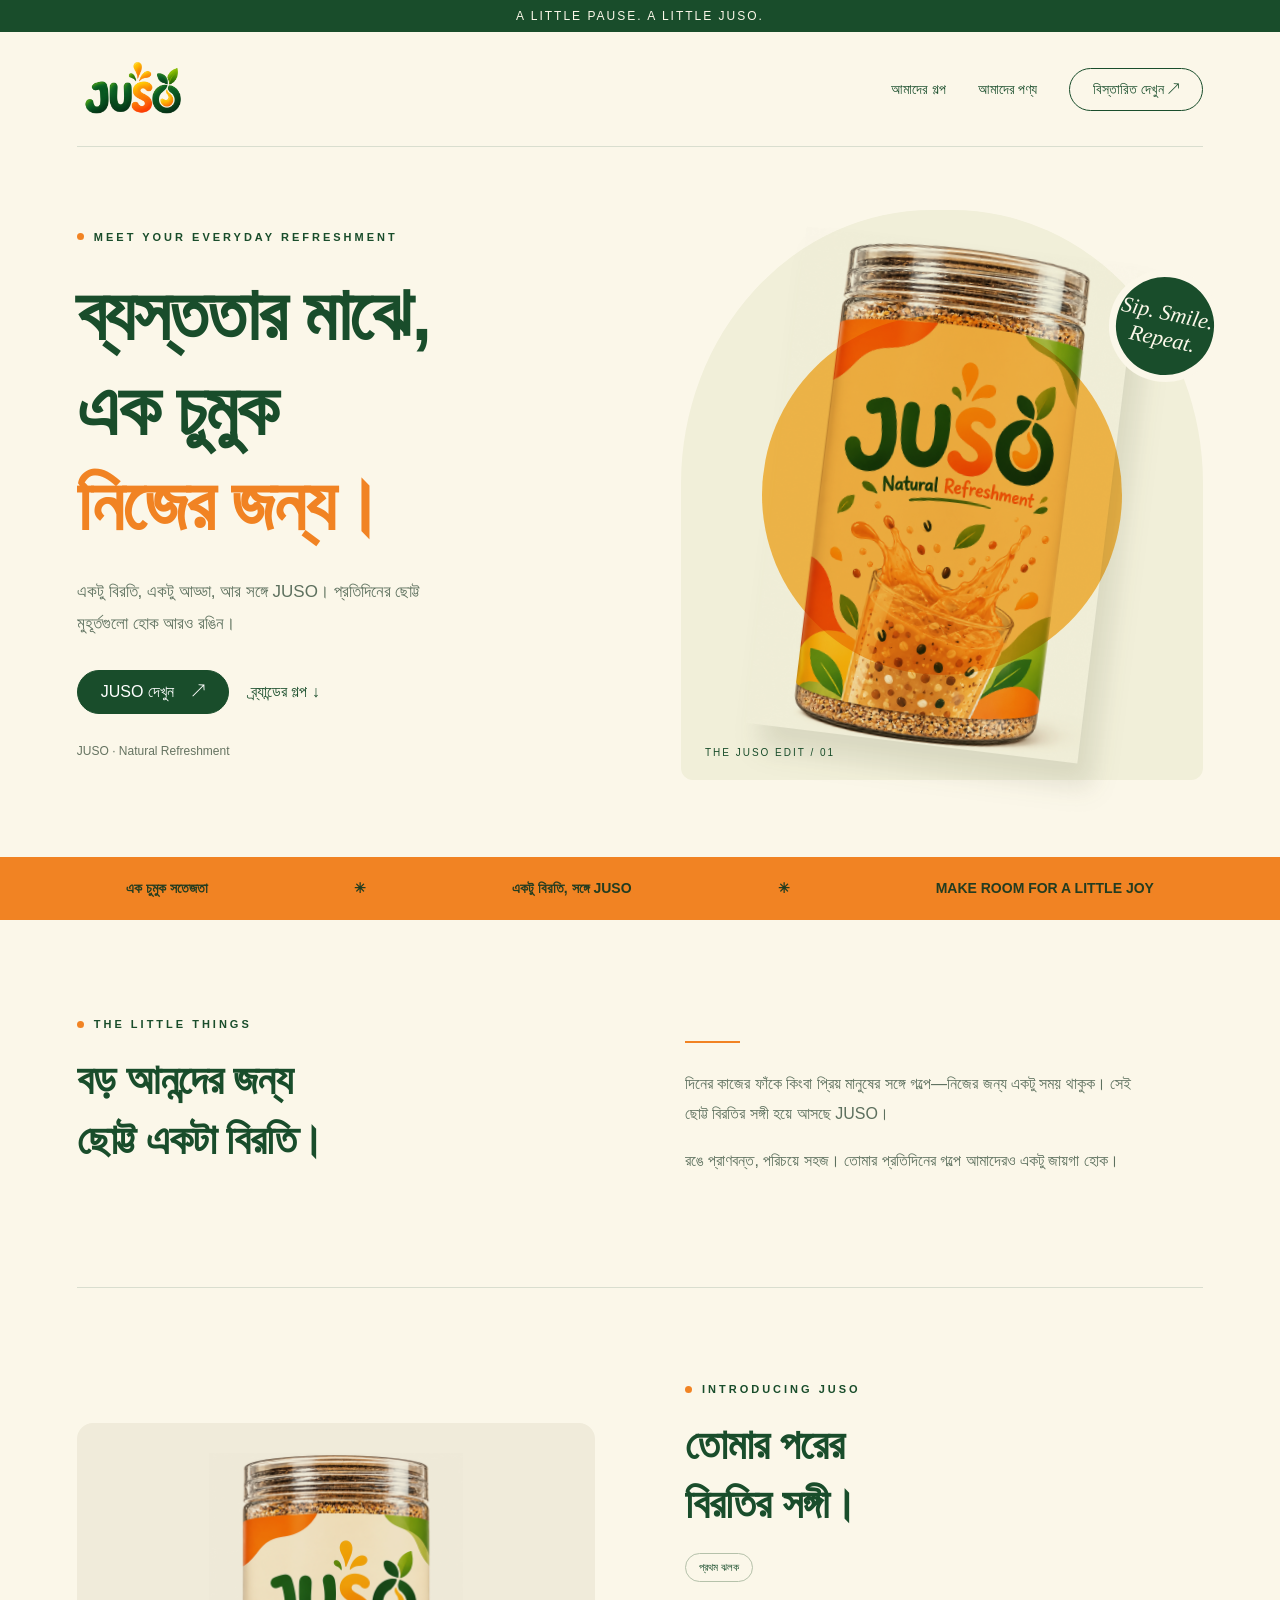
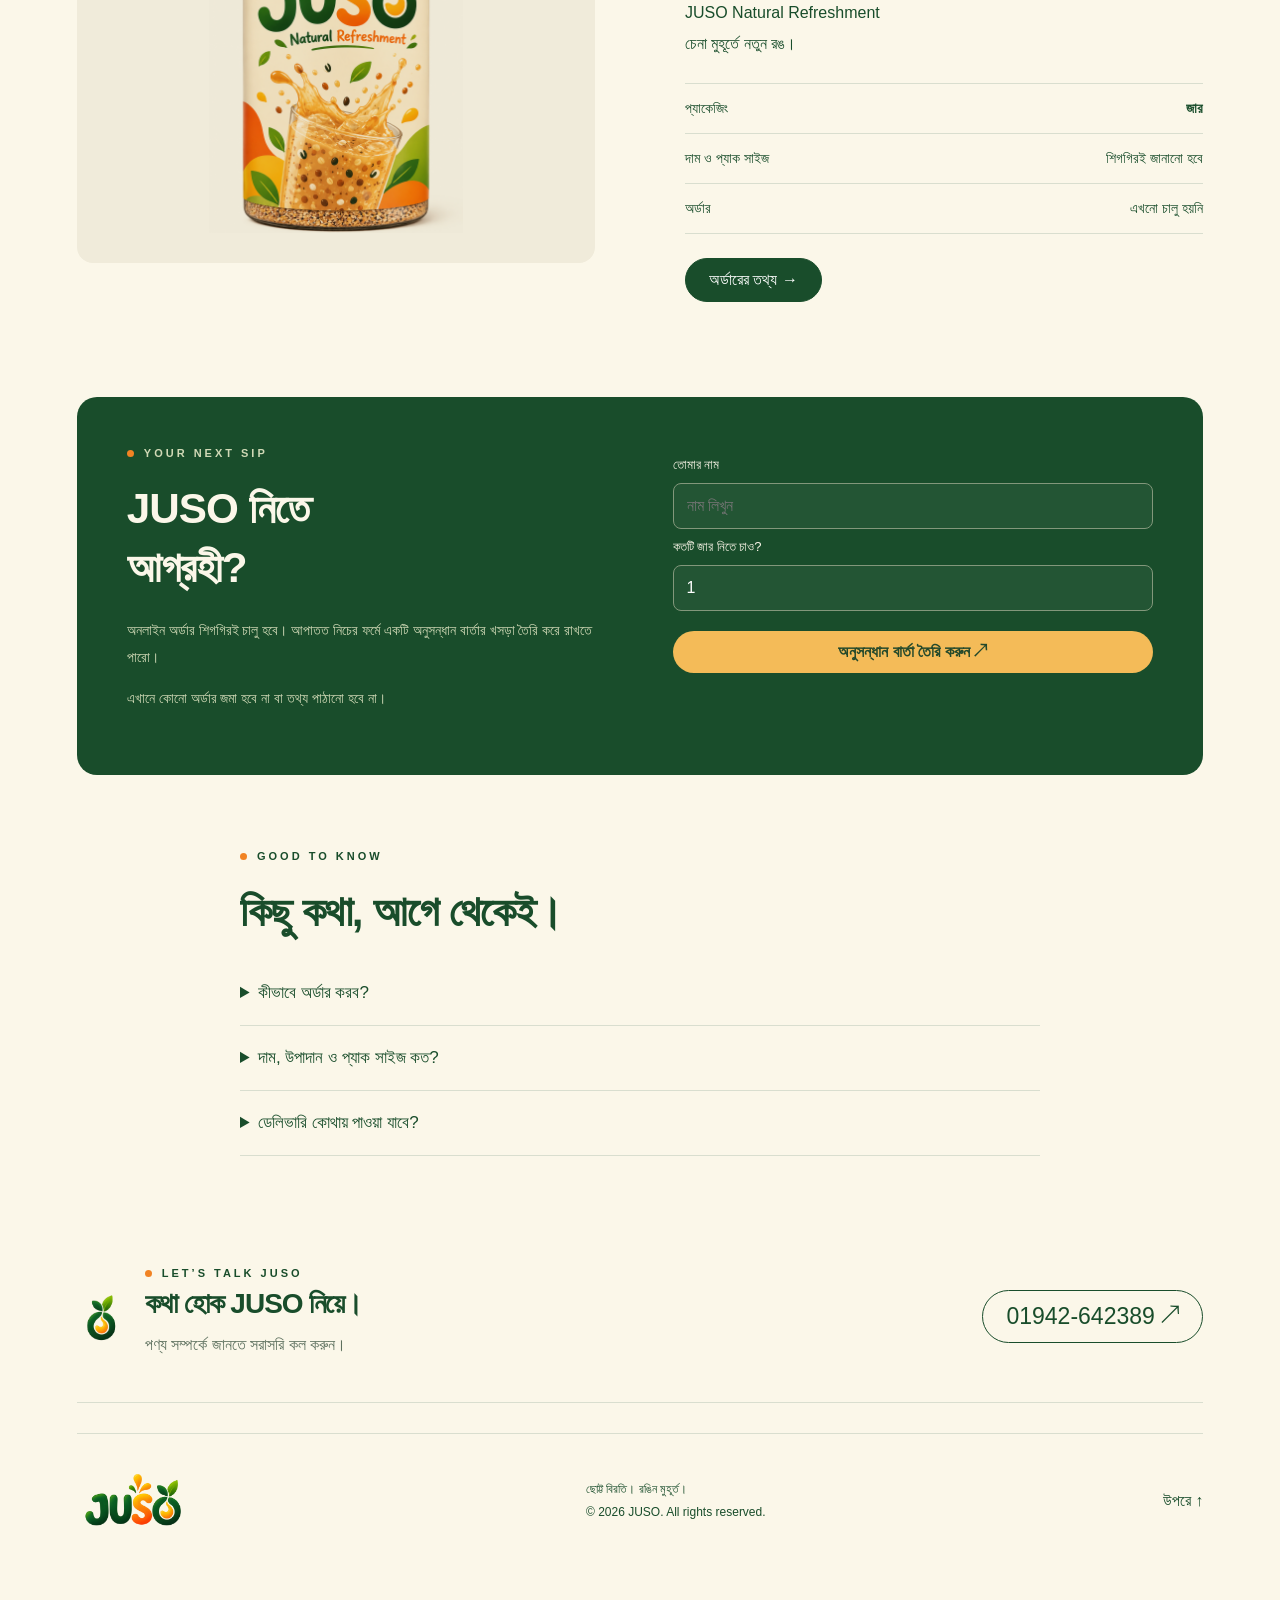
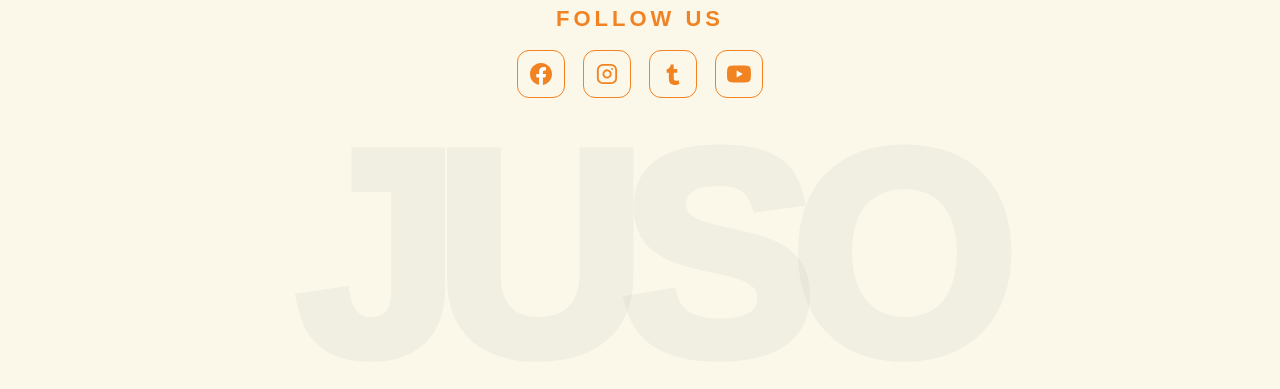
<file: index.html>
<!doctype html><html lang="bn"><head><meta charset="utf-8"><meta name="viewport" content="width=device-width,initial-scale=1"><meta name="description" content="JUSO — এক চুমুকে সতেজতা। ব্র্যান্ড ও পণ্যের প্রথম ঝলক।"><title>JUSO — এক চুমুকে সতেজতা</title><style>
:root{--green:#194d2b;--cream:#fbf7e9;--orange:#f18323;--line:#d9decf}*{box-sizing:border-box}html{scroll-behavior:smooth;scroll-padding-top:100px}body{margin:0;background:var(--cream);color:var(--green);font-family:'Noto Sans Bengali','Hind Siliguri',Arial,sans-serif}a{color:inherit;text-decoration:none}button,input{font:inherit}button,a{ -webkit-tap-highlight-color:transparent}a:focus-visible,button:focus-visible,input:focus-visible{outline:3px solid var(--orange);outline-offset:5px}.wrap{max-width:1280px;margin:auto;padding:0 6%}.top{background:var(--green);color:var(--cream);font-size:12px;text-align:center;padding:9px;letter-spacing:2px}header{display:flex;align-items:center;justify-content:space-between;padding:24px 0;border-bottom:1px solid var(--line)}.logo{font:1000 38px Arial;letter-spacing:-3px}.logo i{color:var(--orange);font-style:normal}nav{display:flex;align-items:center;gap:32px;font-size:14px}.pill{border:1px solid var(--green);padding:12px 23px;border-radius:50px;display:inline-flex;align-items:center;justify-content:center;gap:18px;cursor:pointer;background:transparent;color:var(--green)}.solid{background:var(--green);color:white}.hero{display:grid;grid-template-columns:1.08fr 1fr;align-items:center;gap:40px;min-height:710px;padding:50px 0 65px}.eyebrow{font-size:11px;letter-spacing:3px;font-weight:bold;text-transform:uppercase;display:flex;align-items:center;gap:10px}.eyebrow:before{content:'';width:7px;height:7px;background:var(--orange);border-radius:100%}h1{font-size:clamp(48px,5.8vw,79px);line-height:1.28;letter-spacing:-2px;margin:24px 0}h1 em{font-style:normal;color:var(--orange)}p{line-height:1.9}.intro{max-width:365px;font-size:17px;color:#5d705e}.actions{display:flex;gap:22px;align-items:center;margin:30px 0}.small{font-size:12px;color:#657361}.visual{position:relative;display:flex;align-items:center;justify-content:center;min-height:570px;background:#f1efd9;border-radius:48% 48% 12px 12px}.visual:before{content:'';position:absolute;width:360px;height:360px;background:#edb447;border-radius:50%}.visual img{position:relative;width:67%;height:500px;object-fit:contain;mix-blend-mode:multiply;transform:rotate(7deg);filter:drop-shadow(16px 23px 13px #3a412120)}.badge{position:absolute;right:-18px;top:60px;border-radius:50%;height:112px;width:112px;display:flex;align-items:center;justify-content:center;text-align:center;background:var(--green);color:var(--cream);font:italic 22px Georgia;transform:rotate(12deg);border:7px solid var(--cream)}.imagecaption{position:absolute;bottom:22px;left:24px;font-size:10px;letter-spacing:2px}.stripe{padding:23px 0;background:var(--orange);color:#233c20;display:flex;justify-content:space-evenly;gap:20px;font-size:14px;font-weight:bold;overflow:hidden}.section{padding:95px 0}h2{font-size:clamp(30px,3.3vw,46px);line-height:1.4;letter-spacing:-1px;margin:20px 0}.split{display:grid;grid-template-columns:1fr 1fr;gap:90px;align-items:center}.story p{color:#5d705e;max-width:450px}.line{width:55px;height:2px;background:var(--orange);margin:26px 0}.product{border-top:1px solid var(--line)}.product-image{background:#f0ebda;border-radius:16px;display:flex;justify-content:center;padding:30px}.product-image img{height:380px;max-width:100%;object-fit:contain;mix-blend-mode:multiply}.tag{display:inline-block;font-size:11px;border:1px solid #b5c1aa;border-radius:20px;padding:7px 13px}.details{border-top:1px solid var(--line);margin:24px 0}.row{display:flex;justify-content:space-between;border-bottom:1px solid var(--line);padding:16px 0;font-size:14px;gap:20px}.orderbox{background:var(--green);color:var(--cream);border-radius:20px;padding:50px;display:grid;grid-template-columns:1fr 1fr;gap:65px}.orderbox .eyebrow{color:#d0d9b6}.orderbox p{color:#d0d9b6;font-size:14px}label{font-size:13px;display:block;margin:10px 0}input{width:100%;border-radius:8px;padding:13px;border:1px solid #82977b;background:#ffffff0b;color:white}.orderbox button{background:#f4bb58;border:none;color:#24492b;margin-top:20px;width:100%;font-weight:bold}.output{display:none;background:#ffffff10;padding:15px;margin-top:16px;border-radius:8px;font-size:14px;white-space:pre-wrap}.faq{max-width:800px;margin:75px auto}details{border-bottom:1px solid var(--line);padding:22px 0}summary{cursor:pointer;font-size:17px}details p{color:#5d705e;font-size:14px}footer{border-top:1px solid var(--line);padding:32px 0;display:flex;justify-content:space-between;align-items:center;gap:25px}footer p{font-size:12px}.footmark{font:1000 clamp(85px,23vw,290px)/.9 Arial;letter-spacing:-.08em;text-align:center;color:#194d2b0b;overflow:hidden;margin-top:30px} @media(max-width:760px){.wrap{padding:0 6%}nav{gap:15px}nav a:not(.pill){display:none}.hero{grid-template-columns:1fr;gap:25px;padding-top:45px}.hero h1{font-size:55px}.visual{min-height:465px;margin:10px 12px}.visual img{height:410px}.visual:before{width:290px;height:290px}.badge{height:95px;width:95px;font-size:18px;right:-12px}.split{grid-template-columns:1fr;gap:35px}.section{padding:60px 0}.stripe{font-size:12px}.stripe span:last-child{display:none}.orderbox{grid-template-columns:1fr;padding:28px;gap:20px}.product-image img{height:320px}footer{align-items:flex-start}.actions{gap:15px}.faq{margin:55px auto}}@media(prefers-reduced-motion:reduce){html{scroll-behavior:auto}}
.brand-logo{display:block;width:112px;height:66px;object-fit:contain}.contact-panel{display:flex;align-items:center;justify-content:space-between;gap:28px;padding:36px 0;margin-bottom:30px;border-bottom:1px solid var(--line)}.contact-panel h2{font-size:28px;margin:5px 0}.contact-panel p{margin:6px 0;color:#5d705e}.contact-phone{font-size:23px;white-space:nowrap}.contact-panel .brand-icon{width:50px;height:50px;object-fit:contain}.contact-heading{display:flex;align-items:center;gap:18px}.follow-section{display:flex;flex-direction:column;align-items:center;justify-content:center;margin:38px auto 20px;text-align:center;position:relative;z-index:2}.follow-heading{color:var(--orange);font:900 clamp(18px,2.2vw,22px)/1.2 Arial,sans-serif;letter-spacing:4px;text-transform:uppercase;margin:0 0 18px}.follow-links{display:flex;align-items:center;justify-content:center;gap:18px}.follow-btn{width:48px;height:48px;border:1.6px solid var(--orange);border-radius:12px;display:inline-flex;align-items:center;justify-content:center;background:transparent;color:var(--orange);text-decoration:none;transition:transform .18s ease,background-color .18s ease,box-shadow .18s ease}.follow-btn:hover{transform:translateY(-2px);background:rgba(241,131,35,0.08);box-shadow:0 6px 14px rgba(241,131,35,0.2)}.follow-btn:active{transform:scale(0.95)}.follow-btn svg{display:block;pointer-events:none}.footmark{user-select:none;pointer-events:none}@media(max-width:760px){.contact-panel{flex-direction:column;align-items:flex-start}.brand-logo{width:95px;height:55px}.follow-links{gap:12px}.follow-btn{width:44px;height:44px;border-radius:10px}} </style><link rel="icon" type="image/png" href="brand-icon.png"></head><body><div class="top">A LITTLE PAUSE. A LITTLE JUSO.</div><div class="wrap"><header><a href="#" class="logo" aria-label="JUSO home"><img src="brand-logo.png" alt="JUSO" class="brand-logo"></a><nav><a href="#story">আমাদের গল্প</a><a href="#product">আমাদের পণ্য</a><a href="#order" class="pill">বিস্তারিত দেখুন ↗</a></nav></header><main><section class="hero"><div><div class="eyebrow">MEET YOUR EVERYDAY REFRESHMENT</div><h1>ব্যস্ততার মাঝে,<br>এক চুমুক<br><em>নিজের জন্য।</em></h1><p class="intro">একটু বিরতি, একটু আড্ডা, আর সঙ্গে JUSO। প্রতিদিনের ছোট্ট মুহূর্তগুলো হোক আরও রঙিন।</p><div class="actions"><a class="pill solid" href="#product">JUSO দেখুন <span>↗</span></a><a href="#story">ব্র্যান্ডের গল্প ↓</a></div><div class="small">JUSO · Natural Refreshment</div></div><div class="visual"><img src="juso.png" alt="কমলা ও সবুজ লেবেলে JUSO পানীয়ের জার"><div class="badge">Sip. Smile.<br>Repeat.</div><div class="imagecaption">THE JUSO EDIT / 01</div></div></section></main></div><div class="stripe"><span>এক চুমুক সতেজতা</span><span>✳</span><span>একটু বিরতি, সঙ্গে JUSO</span><span>✳</span><span>MAKE ROOM FOR A LITTLE JOY</span></div><div class="wrap"><section class="section split story" id="story"><div><div class="eyebrow">THE LITTLE THINGS</div><h2>বড় আনন্দের জন্য<br>ছোট্ট একটা বিরতি।</h2></div><div><div class="line"></div><p>দিনের কাজের ফাঁকে কিংবা প্রিয় মানুষের সঙ্গে গল্পে—নিজের জন্য একটু সময় থাকুক। সেই ছোট্ট বিরতির সঙ্গী হয়ে আসছে JUSO।</p><p>রঙে প্রাণবন্ত, পরিচয়ে সহজ। তোমার প্রতিদিনের গল্পে আমাদেরও একটু জায়গা হোক।</p></div></section><section class="section split product" id="product"><div class="product-image"><img src="juso.png" loading="lazy" alt="JUSO জারের সম্পূর্ণ প্যাকেজিং ডিজাইন"></div><div><div class="eyebrow">INTRODUCING JUSO</div><h2>তোমার পরের<br>বিরতির সঙ্গী।</h2><span class="tag">প্রথম ঝলক</span><p>JUSO Natural Refreshment<br>চেনা মুহূর্তে নতুন রঙ।</p><div class="details"><div class="row"><span>প্যাকেজিং</span><strong>জার</strong></div><div class="row"><span>দাম ও প্যাক সাইজ</span><span>শিগগিরই জানানো হবে</span></div><div class="row"><span>অর্ডার</span><span>এখনো চালু হয়নি</span></div></div><a class="pill solid" href="#order">অর্ডারের তথ্য →</a></div></section><section class="orderbox" id="order"><div><div class="eyebrow">YOUR NEXT SIP</div><h2>JUSO নিতে<br>আগ্রহী?</h2><p>অনলাইন অর্ডার শিগগিরই চালু হবে। আপাতত নিচের ফর্মে একটি অনুসন্ধান বার্তার খসড়া তৈরি করে রাখতে পারো।</p><p>এখানে কোনো অর্ডার জমা হবে না বা তথ্য পাঠানো হবে না।</p></div><form id="inquiry"><label for="name">তোমার নাম</label><input id="name" autocomplete="given-name" placeholder="নাম লিখুন" maxlength="80" required><label for="qty">কতটি জার নিতে চাও?</label><input id="qty" type="number" min="1" max="100" value="1" required><button class="pill" type="submit">অনুসন্ধান বার্তা তৈরি করুন ↗</button><div class="output" id="output" role="status"></div><button id="copy" type="button" hidden>বার্তাটি কপি করুন</button></form></section><section class="faq"><div class="eyebrow">GOOD TO KNOW</div><h2>কিছু কথা, আগে থেকেই।</h2><details><summary>কীভাবে অর্ডার করব?</summary><p>অর্ডার এখনো চালু হয়নি। যোগাযোগের নম্বর ও অর্ডারের পদ্ধতি যোগ হলে এখানেই পাওয়া যাবে।</p></details><details><summary>দাম, উপাদান ও প্যাক সাইজ কত?</summary><p>চূড়ান্ত পণ্যের বিস্তারিত শিগগিরই প্রকাশ করা হবে। প্রকাশের পর এই পৃষ্ঠায় দাম, ওজন ও উপাদান দেখা যাবে।</p></details><details><summary>ডেলিভারি কোথায় পাওয়া যাবে?</summary><p>ডেলিভারি এলাকা, খরচ ও সময় অর্ডার চালুর সঙ্গে জানানো হবে।</p></details></section><section class="contact-panel" id="contact" aria-label="যোগাযোগ"><div class="contact-heading"><img class="brand-icon" src="brand-icon.png" alt=""><div><div class="eyebrow">LET’S TALK JUSO</div><h2>কথা হোক JUSO নিয়ে।</h2><p>পণ্য সম্পর্কে জানতে সরাসরি কল করুন।</p></div></div><a class="pill contact-phone" href="tel:+8801942642389" aria-label="JUSO-তে কল করুন 01942-642389">01942-642389 ↗</a></section><footer><a class="logo" href="#"><img src="brand-logo.png" alt="JUSO" class="brand-logo"></a><p>ছোট্ট বিরতি। রঙিন মুহূর্ত।<br>© 2026 JUSO. All rights reserved.</p><a href="#" aria-label="উপরে যান">উপরে ↑</a></footer><div class="follow-section" aria-label="সোশ্যাল মিডিয়া"><div class="follow-heading">FOLLOW US</div><div class="follow-links"><a href="https://facebook.com" class="follow-btn" target="_blank" rel="noopener noreferrer" aria-label="Facebook"><svg width="22" height="22" viewBox="0 0 24 24" fill="none" xmlns="http://www.w3.org/2000/svg"><path fill-rule="evenodd" clip-rule="evenodd" d="M12 0C5.373 0 0 5.373 0 12c0 5.99 4.388 10.954 10.125 11.854v-8.385H7.078v-3.47h3.047V9.43c0-3.007 1.792-4.669 4.533-4.669 1.312 0 2.686.235 2.686.235v2.953H15.83c-1.491 0-1.956.925-1.956 1.874v2.25h3.328l-.532 3.47h-2.796v8.385C19.612 23.027 24 18.062 24 12c0-6.627-5.373-12-12-12z" fill="#f18323"/><path d="M16.671 15.469l.532-3.47h-3.328v-2.25c0-.949.465-1.874 1.956-1.874h1.516V4.922s-1.374-.235-2.686-.235c-2.741 0-4.533 1.662-4.533 4.669v2.643H7.078v3.47h3.047v8.385c.613.096 1.242.146 1.875.146.633 0 1.262-.05 1.875-.146v-8.385h2.796z" fill="#ffffff"/></svg></a><a href="https://instagram.com" class="follow-btn" target="_blank" rel="noopener noreferrer" aria-label="Instagram"><svg width="22" height="22" viewBox="0 0 24 24" fill="none" stroke="#f18323" stroke-width="2" stroke-linecap="round" stroke-linejoin="round" xmlns="http://www.w3.org/2000/svg"><rect x="2" y="2" width="20" height="20" rx="5.5" ry="5.5"/><path d="M16 11.37A4 4 0 1 1 12.63 8 4 4 0 0 1 16 11.37z"/><line x1="17.5" y1="6.5" x2="17.51" y2="6.5"/></svg></a><a href="https://tumblr.com" class="follow-btn" target="_blank" rel="noopener noreferrer" aria-label="Tumblr"><svg width="22" height="22" viewBox="0 0 24 24" fill="#f18323" xmlns="http://www.w3.org/2000/svg"><path d="M14.563 24c-5.093 0-7.031-2.556-7.031-6.871v-6.574H5.039V7.124c2.813-.884 4.195-3.088 4.417-5.592H12.8v5.023h3.818v3.999H12.8v5.828c0 2.227.876 3.013 2.658 3.013.91 0 1.968-.204 2.695-.579l.91 3.738c-1.397.946-3.327 1.446-4.5 1.446z"/></svg></a><a href="https://youtube.com" class="follow-btn" target="_blank" rel="noopener noreferrer" aria-label="YouTube"><svg width="24" height="24" viewBox="0 0 24 24" fill="none" xmlns="http://www.w3.org/2000/svg"><path d="M23.498 6.186a3.016 3.016 0 0 0-2.122-2.136C19.505 3.545 12 3.545 12 3.545s-7.505 0-9.377.505A3.017 3.017 0 0 0 .502 6.186C0 8.07 0 12 0 12s0 3.93.502 5.814a3.016 3.016 0 0 0 2.122 2.136c1.871.505 9.376.505 9.376.505s7.505 0 9.377-.505a3.015 3.015 0 0 0 2.122-2.136C24 15.93 24 12 24 12s0-3.93-.502-5.814z" fill="#f18323"/><polygon points="9.6 15.5 15.8 12 9.6 8.5" fill="#ffffff"/></svg></a></div></div><div class="footmark" aria-hidden="true">JUSO</div></div><script>const form=document.querySelector('#inquiry'),output=document.querySelector('#output'),copy=document.querySelector('#copy');form.addEventListener('submit',e=>{e.preventDefault();output.textContent=`হ্যালো JUSO! আমি ${document.querySelector('#name').value.trim()}। আমি ${document.querySelector('#qty').value}টি জার নিতে আগ্রহী। দাম, প্যাক সাইজ ও ডেলিভারি সম্পর্কে জানতে চাই।`;output.style.display='block';copy.hidden=false;copy.textContent='বার্তাটি কপি করুন'});copy.addEventListener('click',async()=>{try{await navigator.clipboard.writeText(output.textContent);copy.textContent='কপি হয়েছে ✓'}catch{copy.textContent='উপরের বার্তা নির্বাচন করে কপি করুন'}});</script></body></html>
</file>
